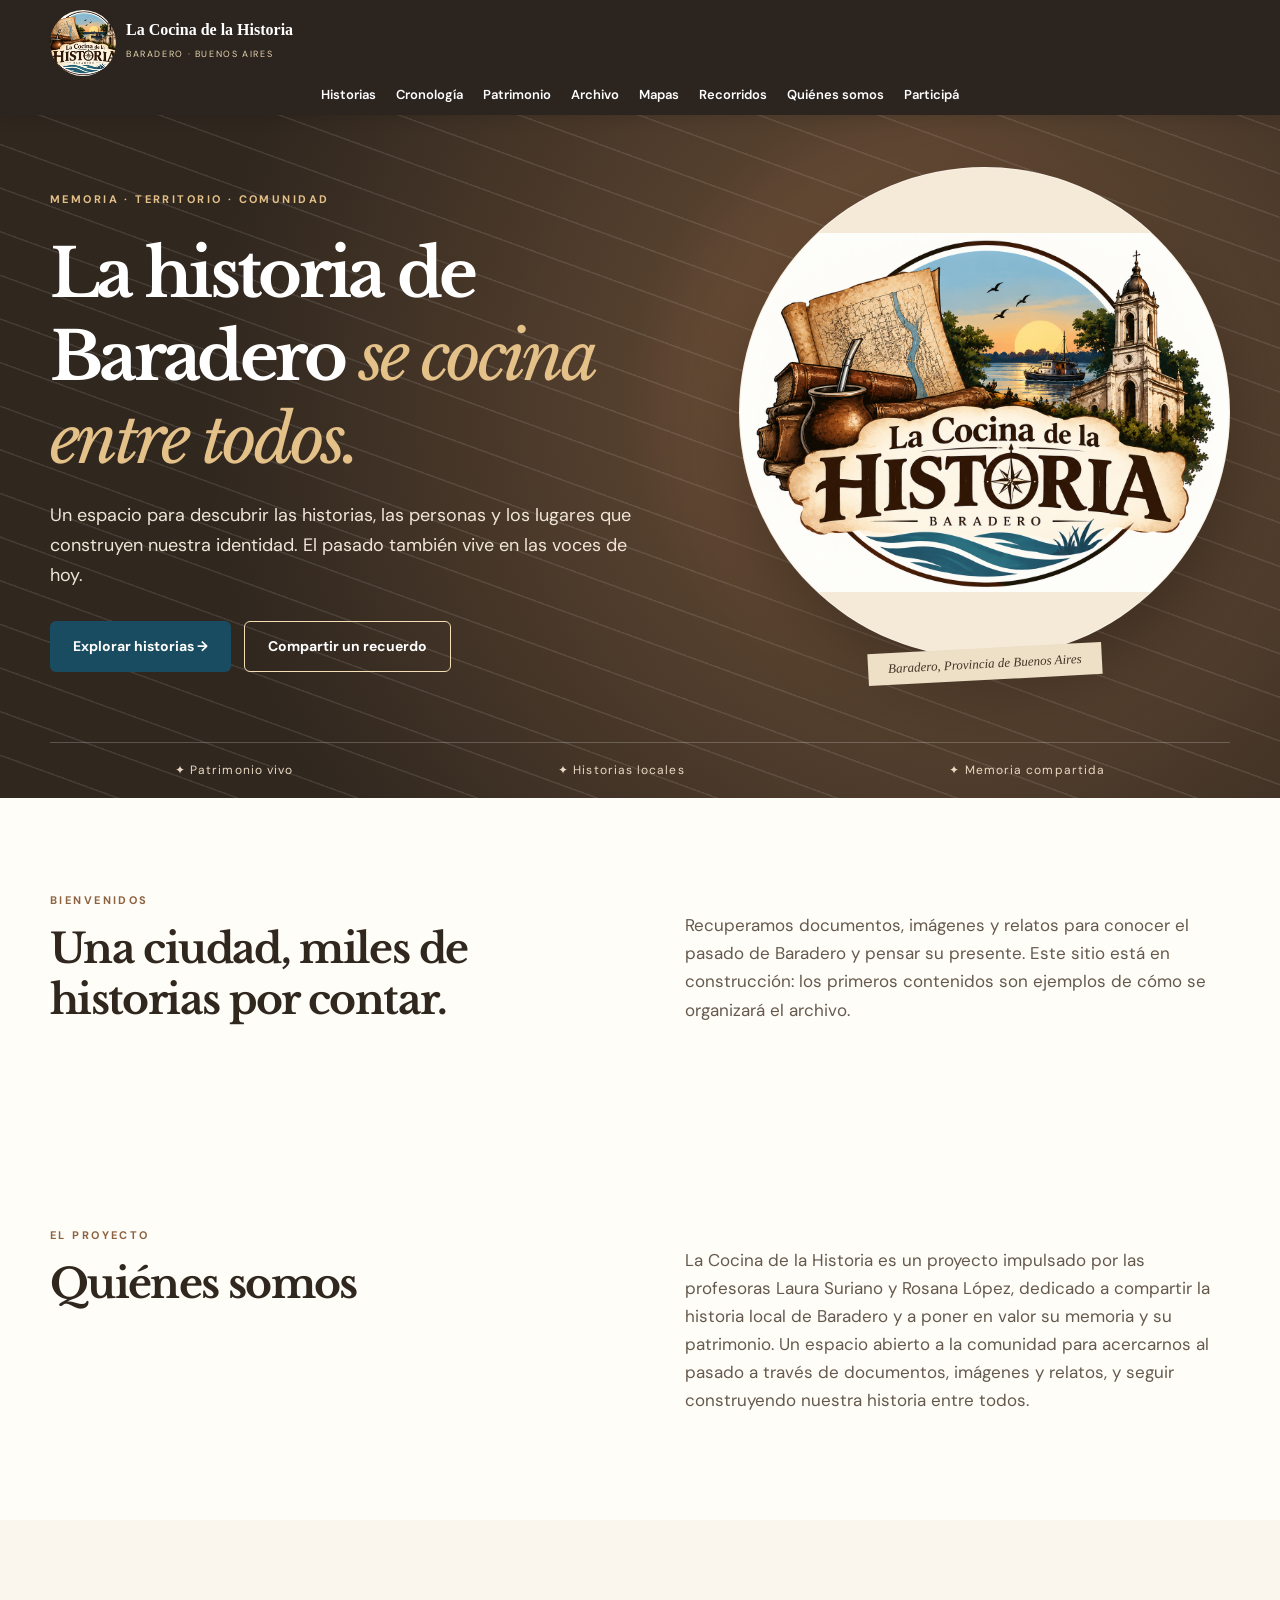
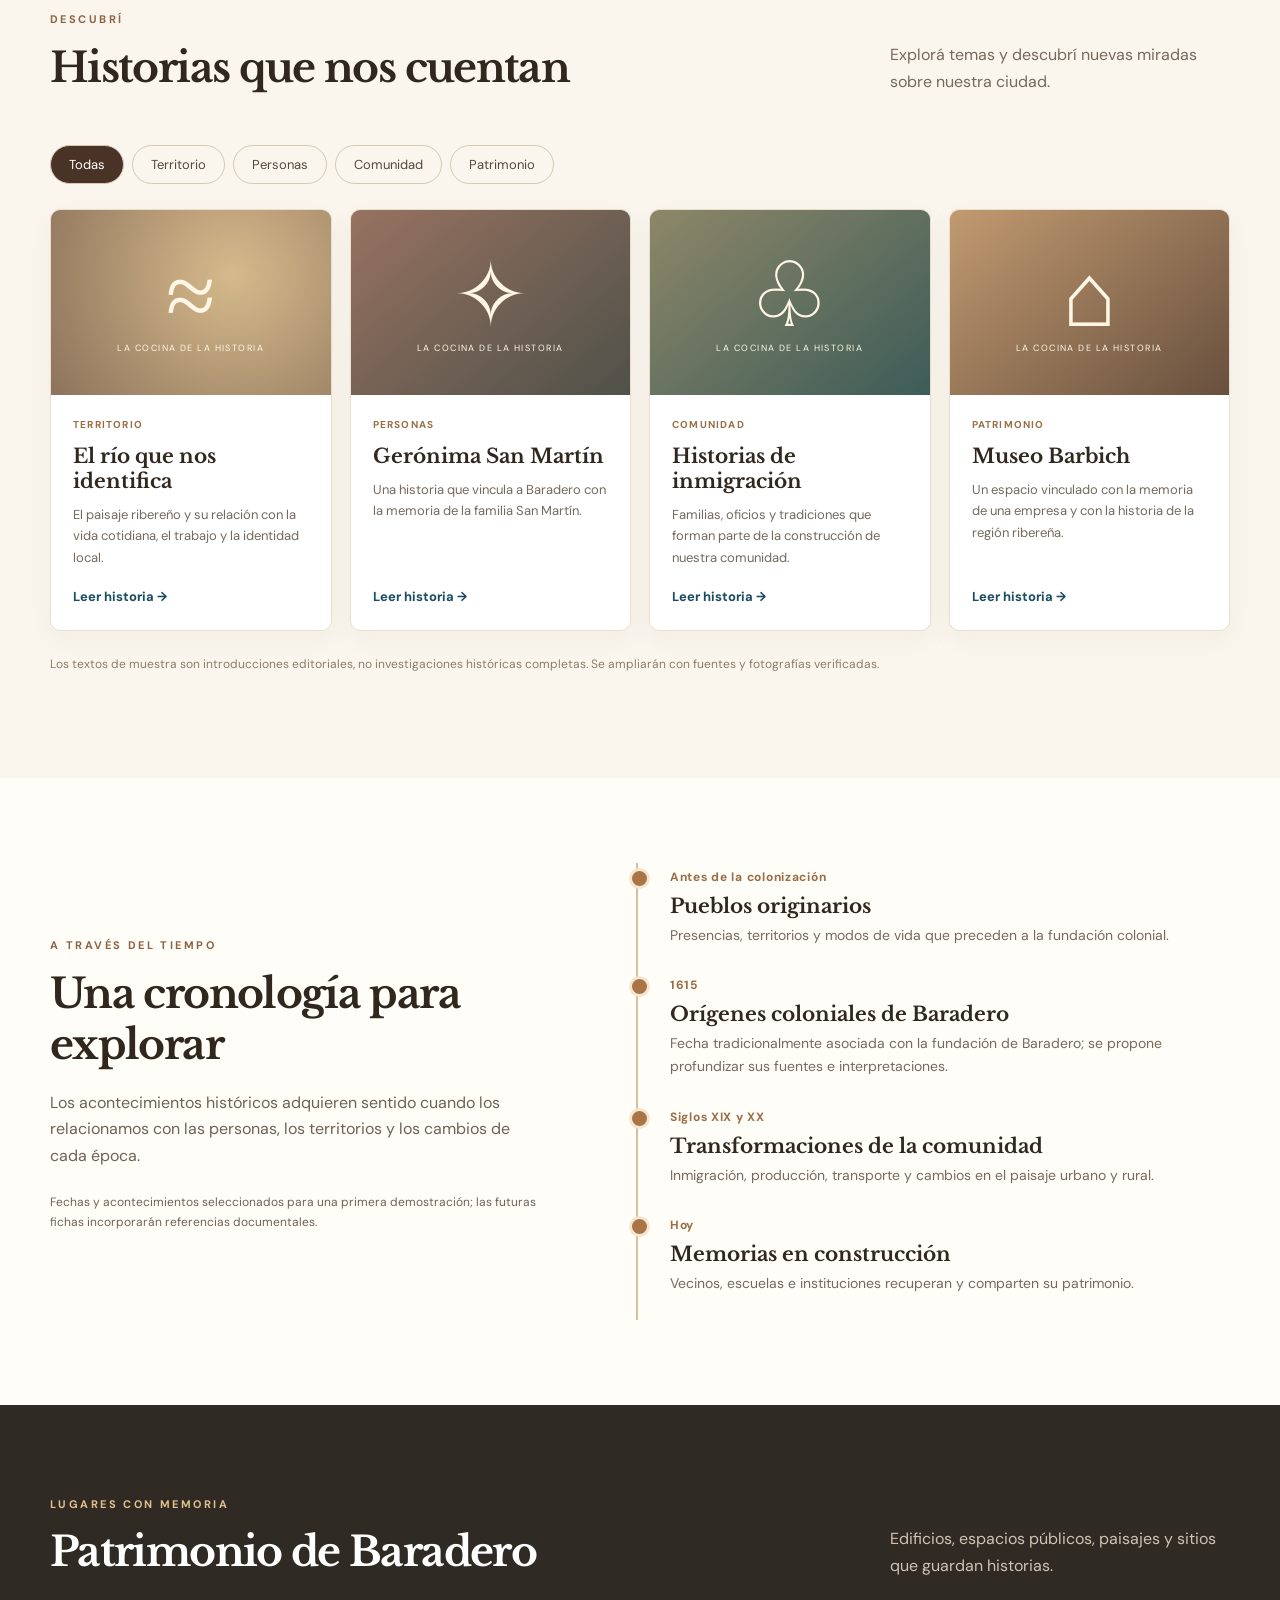
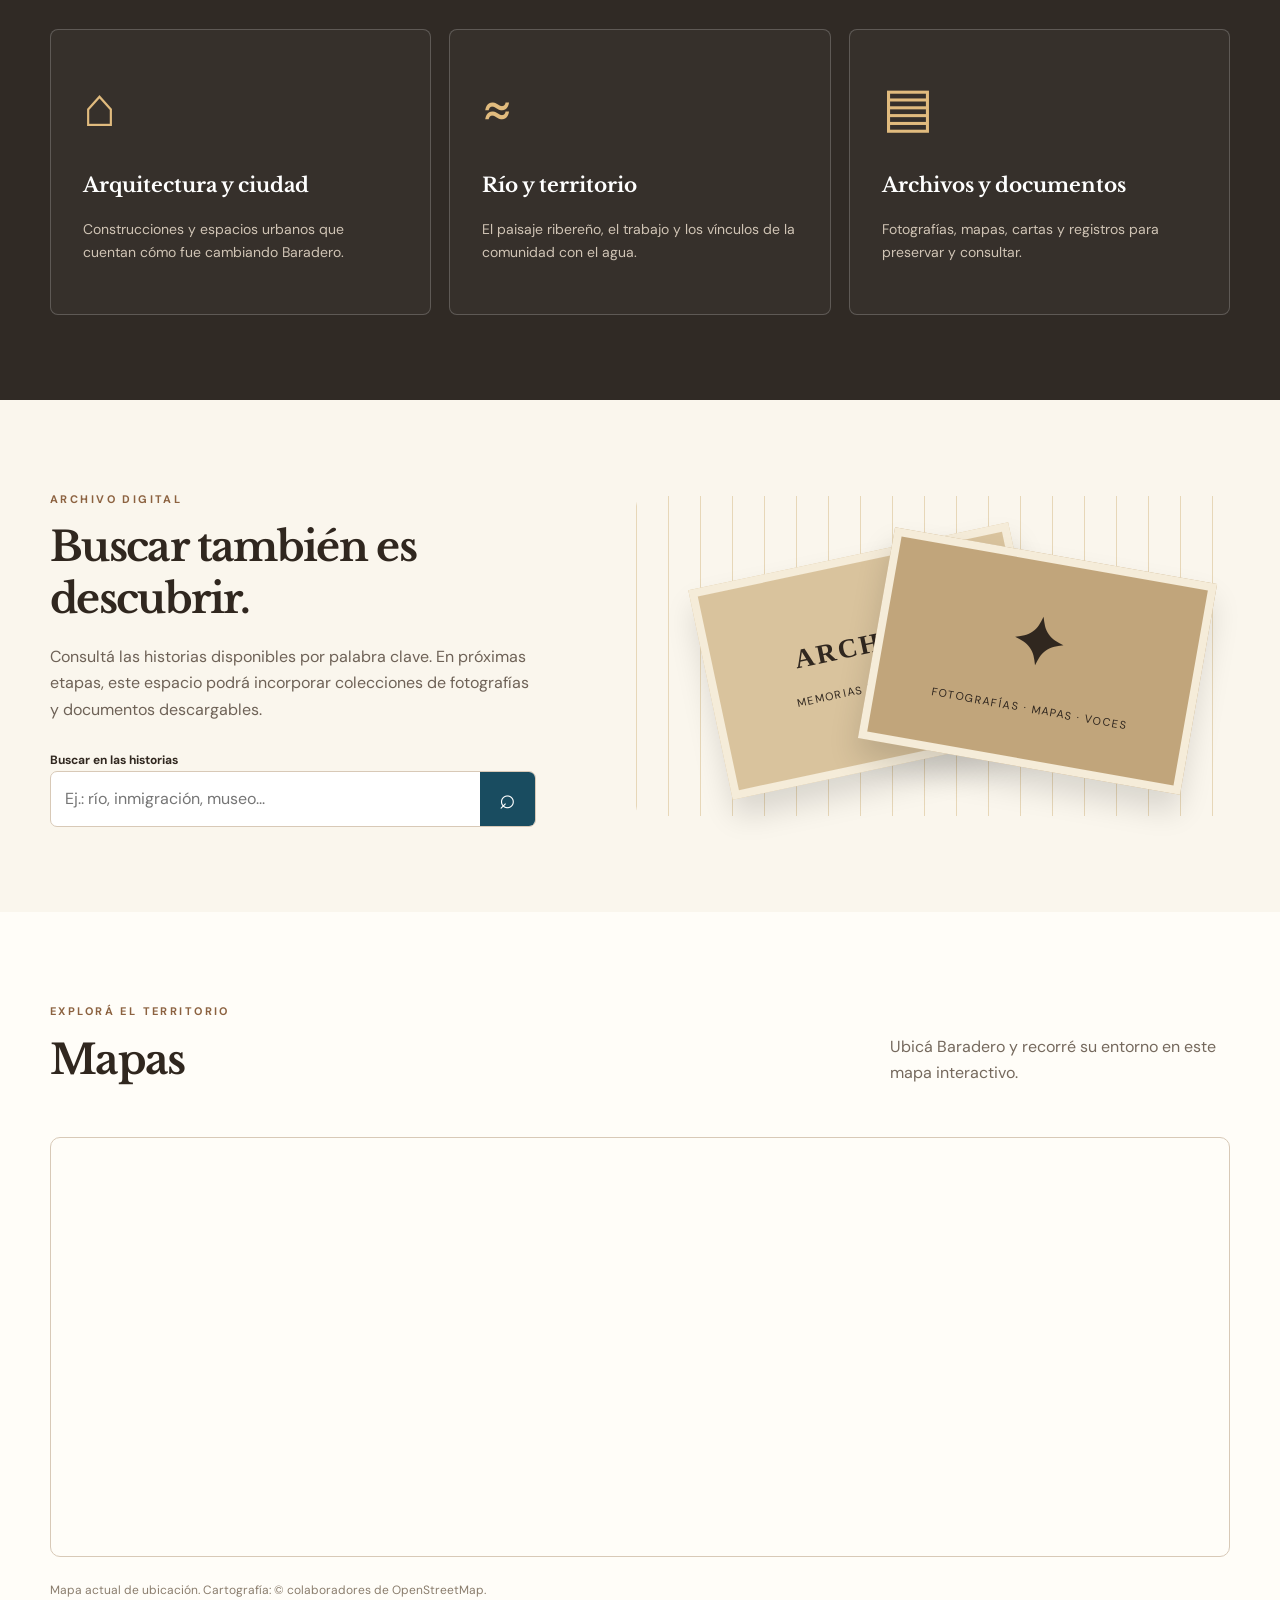
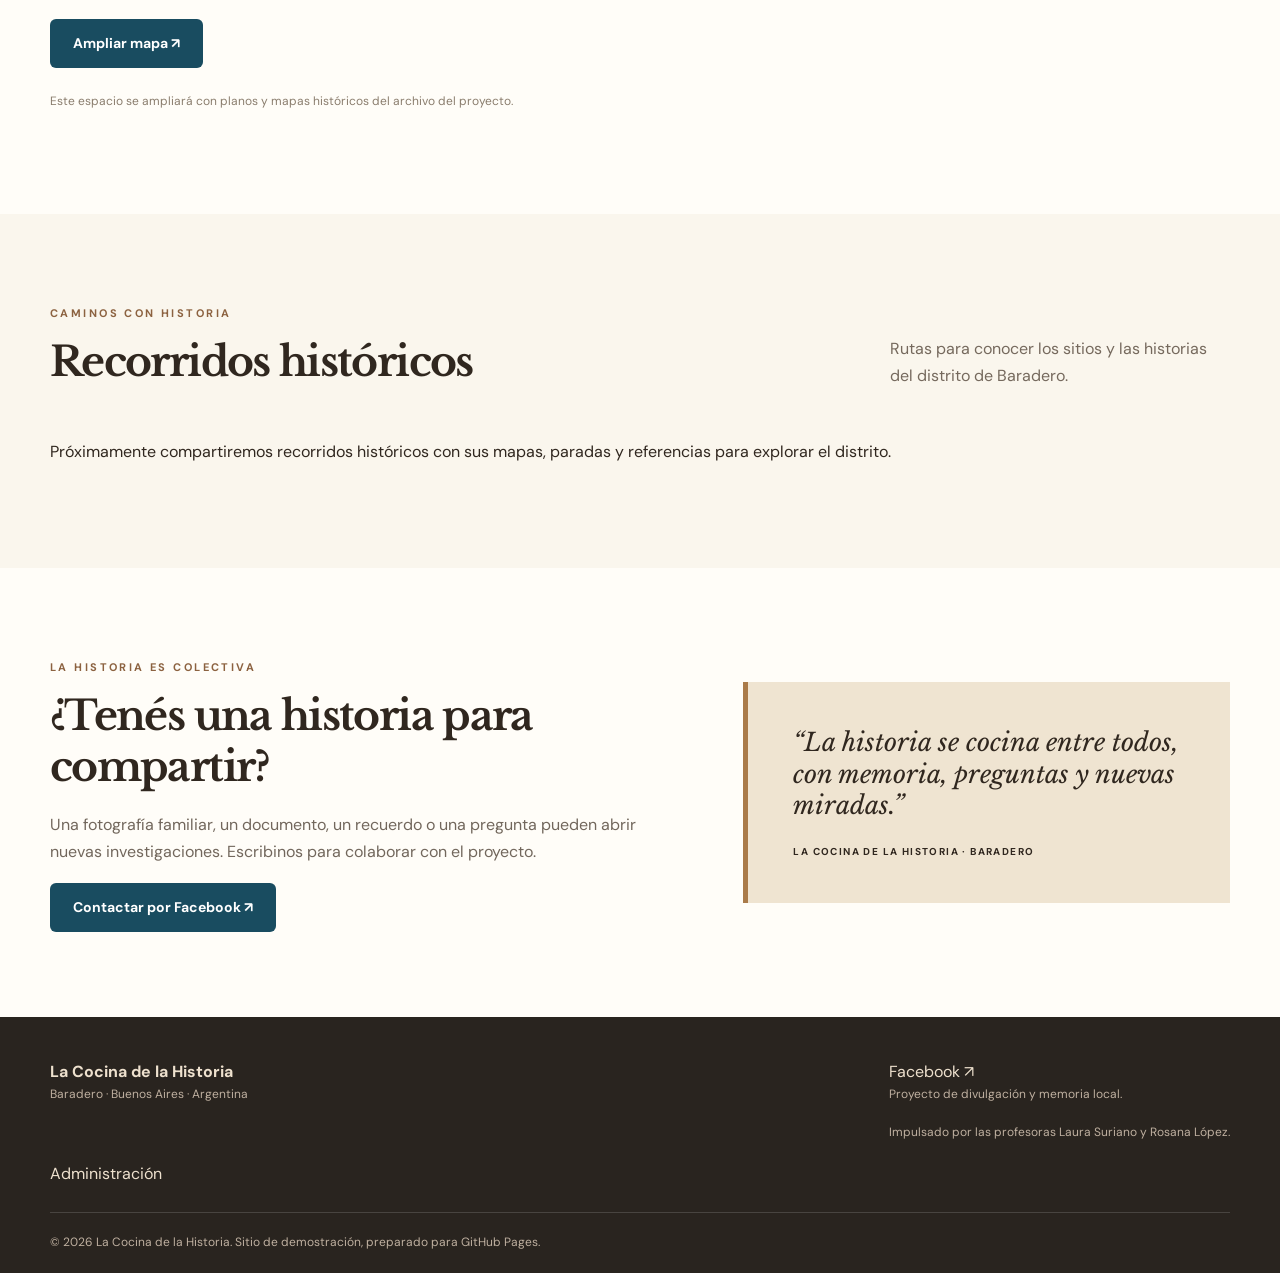
<file: index.html>
<!doctype html><html lang="es"><head><meta charset="utf-8"><meta name="viewport" content="width=device-width,initial-scale=1"><meta name="theme-color" content="#30271f"><meta name="description" content="La Cocina de la Historia: memorias, personas y patrimonio de Baradero, Buenos Aires."><title>La Cocina de la Historia | Baradero</title><link rel="icon" href="assets/img/logo.png?v=20261022-4"><link rel="stylesheet" href="assets/css/styles.css?v=20261022-8"><style>section[id]{scroll-margin-top:100px}.map-frame{display:block;width:100%;height:420px;border:1px solid #d8c9b7;border-radius:10px}@media(min-width:651px) and (max-width:1280px){.nav{flex-wrap:wrap;gap:8px;padding-top:10px;padding-bottom:10px}.nav nav{width:100%;justify-content:center;flex-wrap:wrap;gap:10px 20px}}@media(max-width:650px){.map-frame{height:320px}}</style></head><body>
<a class="skip" href="#contenido">Saltar al contenido</a><header class="top"><div class="wrap nav"><a class="brand" href="#inicio"><img src="assets/img/logo.png?v=20261022-4" alt="Emblema de La Cocina de la Historia"><span><b>La Cocina de la Historia</b><small>BARADERO · BUENOS AIRES</small></span></a><button class="menu-toggle" id="menuToggle" aria-label="Abrir menú" aria-expanded="false">☰</button><nav id="menu" aria-label="Navegación principal"><a href="#historias">Historias</a><a href="#cronologia">Cronología</a><a href="#patrimonio">Patrimonio</a><a href="#archivo">Archivo</a><a href="#mapas">Mapas</a><a href="#recorridos">Recorridos</a><a href="#quienes-somos">Quiénes somos</a><a href="#participa">Participá</a></nav></div></header>
<main id="contenido"><section class="hero" id="inicio"><div class="wrap hero-grid"><div class="hero-copy"><span class="eyebrow">MEMORIA · TERRITORIO · COMUNIDAD</span><h1 id="heroTitle">La historia de Baradero <em>se cocina entre todos.</em></h1><p id="heroText">Un espacio para descubrir las historias, las personas y los lugares que construyen nuestra identidad. El pasado también vive en las voces de hoy.</p><div class="actions"><a class="btn primary" href="#historias">Explorar historias <span aria-hidden="true">→</span></a><a class="btn ghost" href="#participa">Compartir un recuerdo</a></div></div><div class="hero-art"><div class="art-circle"><img src="assets/img/logo.png?v=20261022-4" alt="Ilustración de la identidad histórica de Baradero"></div><span class="stamp">Baradero, Provincia de Buenos Aires</span></div></div><div class="hero-foot wrap"><span>✦ Patrimonio vivo</span><span>✦ Historias locales</span><span>✦ Memoria compartida</span></div></section>
<section class="intro wrap"><div><span class="eyebrow dark">BIENVENIDOS</span><h2 id="welcomeTitle">Una ciudad, miles de historias por contar.</h2></div><p id="welcomeText">Recuperamos documentos, imágenes y relatos para conocer el pasado de Baradero y pensar su presente. Este sitio está en construcción: los primeros contenidos son ejemplos de cómo se organizará el archivo.</p></section>
<section class="intro wrap" id="quienes-somos" aria-labelledby="quienes-somos-titulo"><div><span class="eyebrow dark">EL PROYECTO</span><h2 id="quienes-somos-titulo">Quiénes somos</h2></div><div id="projectText"><p>La Cocina de la Historia es un proyecto impulsado por las profesoras <strong>Laura Suriano</strong> y <strong>Rosana López</strong>, dedicado a compartir la historia local de Baradero y a poner en valor su memoria y su patrimonio. Un espacio abierto a la comunidad para acercarnos al pasado a través de documentos, imágenes y relatos, y seguir construyendo nuestra historia entre todos.</p></div></section>
<section class="section cream" id="historias"><div class="wrap"><div class="section-head"><div><span class="eyebrow dark">DESCUBRÍ</span><h2>Historias que nos cuentan</h2></div><p>Explorá temas y descubrí nuevas miradas sobre nuestra ciudad.</p></div><div class="filters" id="filters" role="group" aria-label="Filtrar historias"></div><div class="cards" id="stories"></div><p class="note" id="storiesNote">Los textos de muestra son introducciones editoriales, no investigaciones históricas completas. Se ampliarán con fuentes y fotografías verificadas.</p></div></section>
<section class="section" id="cronologia"><div class="wrap split"><div><span class="eyebrow dark">A TRAVÉS DEL TIEMPO</span><h2>Una cronología para explorar</h2><p>Los acontecimientos históricos adquieren sentido cuando los relacionamos con las personas, los territorios y los cambios de cada época.</p><p class="note">Fechas y acontecimientos seleccionados para una primera demostración; las futuras fichas incorporarán referencias documentales.</p></div><div class="timeline" id="timeline"></div></div></section>
<section class="section dark-section" id="patrimonio"><div class="wrap"><div class="section-head"><div><span class="eyebrow">LUGARES CON MEMORIA</span><h2>Patrimonio de Baradero</h2></div><p>Edificios, espacios públicos, paisajes y sitios que guardan historias.</p></div><div class="heritage-grid" id="heritageItems"><article><span class="big-icon">⌂</span><h3>Arquitectura y ciudad</h3><p>Construcciones y espacios urbanos que cuentan cómo fue cambiando Baradero.</p></article><article><span class="big-icon">≈</span><h3>Río y territorio</h3><p>El paisaje ribereño, el trabajo y los vínculos de la comunidad con el agua.</p></article><article><span class="big-icon">▤</span><h3>Archivos y documentos</h3><p>Fotografías, mapas, cartas y registros para preservar y consultar.</p></article></div></div></section>
<section class="section cream" id="archivo"><div class="wrap split archive"><div><span class="eyebrow dark">ARCHIVO DIGITAL</span><h2>Buscar también es descubrir.</h2><p>Consultá las historias disponibles por palabra clave. En próximas etapas, este espacio podrá incorporar colecciones de fotografías y documentos descargables.</p><label class="search-label" for="search">Buscar en las historias</label><div class="search-box"><input id="search" type="search" placeholder="Ej.: río, inmigración, museo..."><button id="searchBtn" aria-label="Buscar">⌕</button></div><div id="searchResults" aria-live="polite"></div></div><div class="archive-art" aria-hidden="true"><div class="paper p1">ARCHIVO<br><span>MEMORIAS DE BARADERO</span></div><div class="paper p2">✦<br><span>FOTOGRAFÍAS · MAPAS · VOCES</span></div></div></div></section>
<section class="section" id="mapas" aria-labelledby="mapas-titulo"><div class="wrap"><div class="section-head"><div><span class="eyebrow dark">EXPLORÁ EL TERRITORIO</span><h2 id="mapas-titulo">Mapas</h2></div><p>Ubicá Baradero y recorré su entorno en este mapa interactivo.</p></div><div id="locationMap"><iframe class="map-frame" title="Mapa de Baradero, Buenos Aires" src="https://www.openstreetmap.org/export/embed.html?bbox=-59.56%2C-33.85%2C-59.45%2C-33.77&amp;layer=mapnik&amp;marker=-33.812%2C-59.505" width="1180" height="420" loading="lazy" referrerpolicy="no-referrer"></iframe><p class="note">Mapa actual de ubicación. Cartografía: © colaboradores de OpenStreetMap.</p><a class="btn primary" href="https://www.openstreetmap.org/?mlat=-33.812&amp;mlon=-59.505#map=13/-33.812/-59.505" target="_blank" rel="noopener noreferrer">Ampliar mapa ↗</a></div><div id="managedMaps"></div><p class="note" id="mapsPlaceholder">Este espacio se ampliará con planos y mapas históricos del archivo del proyecto.</p></div></section>
<section class="section cream" id="recorridos" aria-labelledby="recorridos-titulo"><div class="wrap"><div class="section-head"><div><span class="eyebrow dark">CAMINOS CON HISTORIA</span><h2 id="recorridos-titulo">Recorridos históricos</h2></div><p>Rutas para conocer los sitios y las historias del distrito de Baradero.</p></div><div id="managedRoutes"></div><p id="routesPlaceholder">Próximamente compartiremos recorridos históricos con sus mapas, paradas y referencias para explorar el distrito.</p></div></section>
<section class="section" id="participa"><div class="wrap participate"><div><span class="eyebrow dark">LA HISTORIA ES COLECTIVA</span><h2 id="participateTitle">¿Tenés una historia para compartir?</h2><p id="participateText">Una fotografía familiar, un documento, un recuerdo o una pregunta pueden abrir nuevas investigaciones. Escribinos para colaborar con el proyecto.</p><a data-facebook class="btn primary" href="https://www.facebook.com/profile.php?id=100055864893877" target="_blank" rel="noopener noreferrer">Contactar por Facebook ↗</a></div><div class="quote"><span id="participateQuote">“La historia se cocina entre todos, con memoria, preguntas y nuevas miradas.”</span><small>LA COCINA DE LA HISTORIA · BARADERO</small></div></div></section></main>
<footer><div class="wrap footer"><div><b>La Cocina de la Historia</b><p>Baradero · Buenos Aires · Argentina</p></div><div><a data-facebook href="https://www.facebook.com/profile.php?id=100055864893877" target="_blank" rel="noopener noreferrer">Facebook ↗</a><p>Proyecto de divulgación y memoria local.</p><p id="projectCredits">Impulsado por las profesoras Laura Suriano y Rosana López.</p></div></div><div class="wrap"><a href="admin/?v=20261022-7">Administración</a></div><div class="wrap copyright">© <span id="year"></span> <span id="copyrightText">La Cocina de la Historia. Sitio de demostración, preparado para GitHub Pages.</span></div></footer>
<dialog id="storyDialog"><button class="close" id="closeDialog" aria-label="Cerrar">×</button><div id="dialogContent"></div></dialog><script src="assets/js/content.js?v=20261022-4"></script><script src="assets/js/media.js?v=20261022-4"></script><script src="assets/js/text-fields.js?v=20261022-4"></script><script src="assets/js/public.js?v=20261022-4"></script></body></html>
</file>
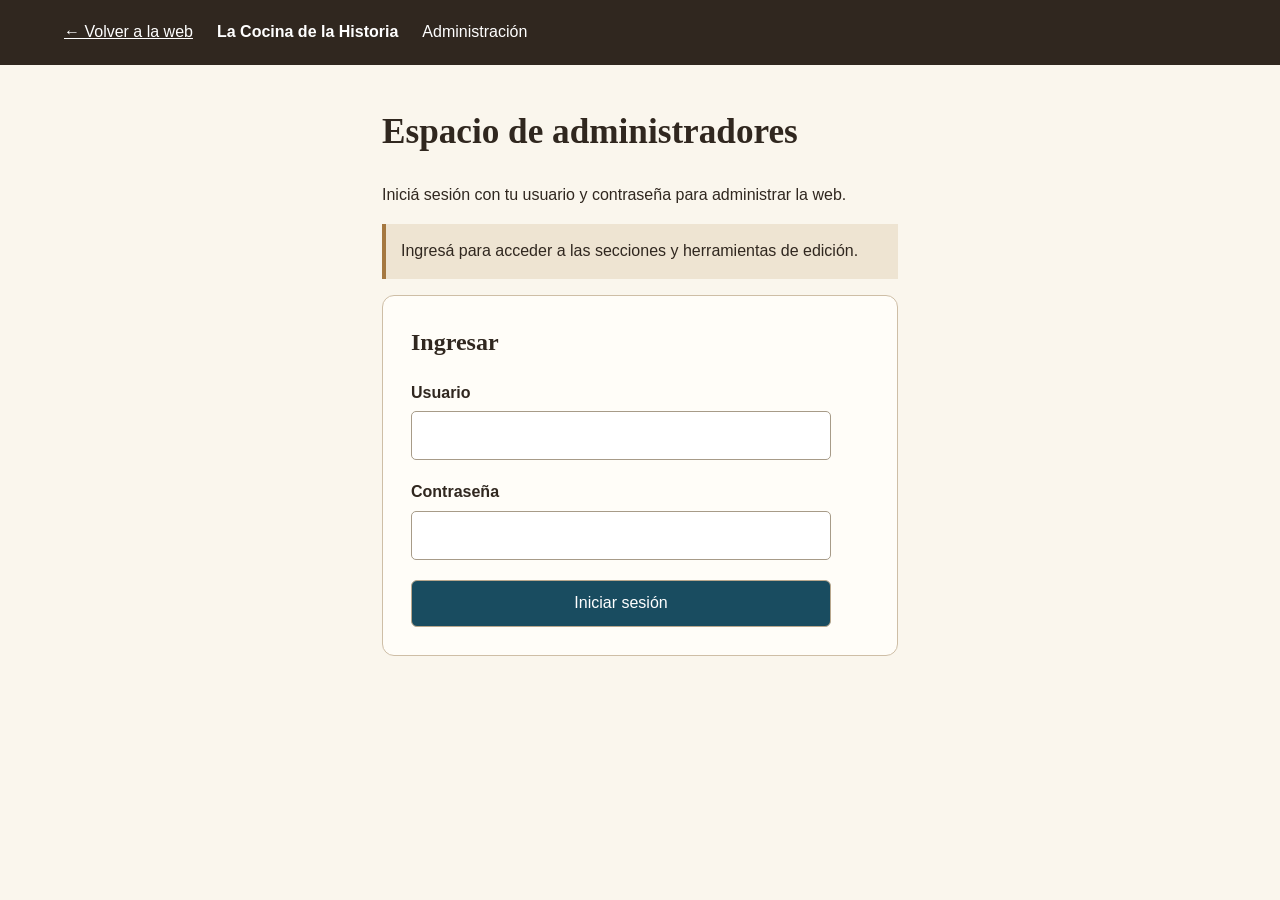
<file: admin/index.html>
<!doctype html><html lang="es"><head><meta charset="utf-8"><meta name="viewport" content="width=device-width,initial-scale=1"><meta name="robots" content="noindex,nofollow"><title>Administración | La Cocina de la Historia</title><link rel="stylesheet" href="editor.css?v=20261022-7"></head><body class="signed-out">
<header><a href="../">← Volver a la web</a><strong>La Cocina de la Historia</strong><span>Administración</span></header>
<main><h1 id="pageTitle" tabindex="-1">Espacio de administradores</h1><p id="pageIntro">Iniciá sesión con tu usuario y contraseña para administrar la web.</p>
<p id="status" role="status" aria-live="polite">Cargando el panel…</p>
<section id="loginArea" hidden><h2>Ingresar</h2><form id="loginForm"><label>Usuario<input id="username" autocomplete="username" required maxlength="60"></label><label>Contraseña<input id="password" type="password" autocomplete="current-password" required maxlength="256"></label><button id="loginButton" disabled>Iniciar sesión</button></form></section>
<div id="adminArea" hidden><div class="toolbar"><span id="session"></span><button id="logout" hidden>Cerrar sesión</button><button id="save" disabled>Guardar y publicar cambios</button></div>
<nav id="tabs" aria-label="Contenidos"><button data-tab="historias" aria-pressed="true">Publicaciones</button><button data-tab="mapas" aria-pressed="false">Mapas</button><button data-tab="recorridos" aria-pressed="false">Recorridos</button><button data-tab="cronologia" aria-pressed="false">Cronología</button><button data-tab="patrimonio" aria-pressed="false">Patrimonio</button><button data-tab="participacion" aria-pressed="false">Participación</button><button data-tab="proyecto" aria-pressed="false">Quiénes somos</button><button data-tab="portada" aria-pressed="false">Portada</button><button data-tab="textos" aria-pressed="false">Textos y menús</button></nav>
<section aria-labelledby="sectionTitle"><div class="section-title"><h2 id="sectionTitle">Publicaciones</h2><div><button id="remove" disabled>Eliminar elemento</button> <button id="add" disabled>Agregar publicación</button></div></div><p id="sectionHelp"></p><label id="textGroupLabel" hidden>Elegir textos de la sección<select id="textGroup"></select></label><div class="workspace"><aside id="items" aria-label="Elegir contenido"></aside><form id="editor"><fieldset id="fields" disabled></fieldset></form></div></section>
<details><summary>Cómo usar Drive y los mapas</summary><p>Subí las imágenes, PDF o digitalizaciones a Drive. En Compartir, elegí “Cualquier persona con el enlace” y el permiso “Lector”, si el archivo está destinado al público. Copiá el enlace del archivo y pegalo en su campo.</p><p>El texto del artículo se escribe en el panel. El enlace a un documento de Drive permite mostrar una vista del archivo; no importa automáticamente su texto. Si tu cuenta educativa no permite compartir fuera de la institución, usá una ubicación que permita el acceso público.</p><p>Para los mapas, pegá el enlace completo de Google My Maps, con su identificador <code>mid</code>. Compartí el mapa para que los visitantes puedan verlo. Las pinchetas, fotos y textos se editan en My Maps. Para los recorridos históricos, creá la ruta en My Maps y agregá su enlace en Recorridos, junto con las paradas en orden y la duración o distancia orientativa.</p><p>“Mostrar en la web” controla si el elemento aparece en las secciones públicas. Los datos guardados en este repositorio son públicos: no cargues información privada.</p><p>Antes de guardar, revisá los campos. La actualización de la web puede tardar unos minutos. Si otra persona guardó mientras editabas, el panel te avisará para evitar sobrescribir su trabajo.</p></details>
<dialog id="deleteDialog" aria-labelledby="deleteTitle"><h2 id="deleteTitle">Eliminar elemento</h2><p>Se quitará de la web cuando guardes los cambios. El archivo original de Drive o My Maps no se elimina.</p><div class="toolbar"><button id="cancelDelete" type="button">Cancelar</button><button id="confirmDelete" type="button">Eliminar</button></div></dialog></div></main><script src="../assets/js/media.js?v=20261022-7"></script><script src="../assets/js/text-fields.js?v=20261022-7"></script><script src="editor.js?v=20261022-7"></script></body></html>
</file>
<file: assets/css/styles.css>
@import url('https://fonts.googleapis.com/css2?family=DM+Sans:wght@400;500;600;700&family=Libre+Baskerville:ital,wght@0,400;0,700;1,400&display=swap');
:root{--ink:#30271f;--brown:#493327;--blue:#194c60;--paper:#faf6ed;--sand:#efe5d2;--gold:#cda76b}*{box-sizing:border-box}html{scroll-behavior:smooth}body{margin:0;background:#fffdf8;color:var(--ink);font-family:'DM Sans',Arial,sans-serif;line-height:1.65}h1,h2,h3,.quote{font-family:'Libre Baskerville',Georgia,serif;line-height:1.25}h1{font-size:clamp(2.6rem,5.2vw,5.3rem);letter-spacing:-.055em;margin:20px 0}h1 em{color:#e5c18a;font-weight:400}h2{font-size:clamp(2rem,3.2vw,3.25rem);letter-spacing:-.04em;margin:10px 0 20px}h3{font-size:1.25rem}p{margin:0 0 18px}a{color:inherit;text-decoration:none}button,input{font:inherit}button{cursor:pointer}.wrap{width:min(1180px,calc(100% - 44px));margin:auto}.skip{position:absolute;left:-9999px}.skip:focus{left:10px;top:10px;background:white;z-index:20}.top{background:#2b241f;color:white;position:sticky;top:0;z-index:10;box-shadow:0 2px 15px #0002}.nav{display:flex;align-items:center;justify-content:space-between;min-height:85px;gap:24px}.brand{display:flex;align-items:center;gap:10px}.brand img{height:66px;width:66px;object-fit:cover;border-radius:50%;flex-shrink:0}.brand b{display:block;font:700 16px Georgia,serif}.brand small{font-size:9px;letter-spacing:.18em;color:#e8d5ae}.nav nav{display:flex;gap:26px}.nav nav a{font-size:13px;font-weight:600;transition:color .2s}.nav nav a:hover{color:#e5c18a}.menu-toggle{display:none;background:none;color:white;border:0;font-size:28px}.hero{background:radial-gradient(circle at 73% 42%,#936847 0,#55402e 30%,#30271f 72%);color:white;overflow:hidden;position:relative}.hero:before{content:'';position:absolute;inset:0;opacity:.1;background:repeating-linear-gradient(20deg,transparent 0 39px,#fff 40px 41px)}.hero-grid{position:relative;display:grid;grid-template-columns:1.15fr .85fr;align-items:center;min-height:560px;gap:25px}.hero-copy{padding:70px 0}.hero-copy p{font-size:18px;max-width:610px;color:#f0e6d8}.eyebrow{font-size:11px;letter-spacing:.22em;font-weight:700;color:#e5c18a}.eyebrow.dark{color:#8c6240}.actions{display:flex;flex-wrap:wrap;gap:13px;margin-top:30px}.btn{display:inline-flex;align-items:center;gap:15px;border-radius:6px;padding:13px 23px;font-weight:700;font-size:14px}.btn.primary{background:var(--blue);color:white}.btn.primary:hover{background:#236982}.btn.ghost{border:1px solid #f5dfb6;color:white}.hero-art{text-align:center;position:relative}.art-circle{border:1px solid #ffffff55;border-radius:50%;aspect-ratio:1;background:#f5ead8;box-shadow:0 25px 70px #0005;display:grid;place-items:center;overflow:hidden}.art-circle img{width:110%;height:110%;object-fit:contain}.stamp{display:inline-block;background:#eee0c7;color:#453426;padding:8px 20px;transform:rotate(-3deg);font:italic 13px Georgia,serif;position:relative;top:-10px}.hero-foot{position:relative;display:flex;justify-content:space-around;gap:15px;border-top:1px solid #ffffff35;padding:18px 0;color:#eadac3;font-size:12px;letter-spacing:.09em}.intro{display:grid;grid-template-columns:1fr 1fr;gap:90px;padding:88px 0}.intro p{font-size:17px;color:#65594d;padding-top:25px}.section{padding:85px 0}.cream{background:var(--paper)}.section-head{display:flex;align-items:end;justify-content:space-between;gap:35px;margin-bottom:32px}.section-head p{max-width:340px;color:#75695d}.filters{display:flex;flex-wrap:wrap;gap:8px;margin-bottom:25px}.filter{border:1px solid #d6c9b5;background:transparent;border-radius:25px;padding:8px 18px;color:#56483c;font-size:13px}.filter.selected{background:var(--brown);color:white}.cards{display:grid;grid-template-columns:repeat(4,1fr);gap:18px}.story-card{background:white;border:1px solid #e9dfcf;border-radius:10px;overflow:hidden;box-shadow:0 8px 30px #392c1d0b;display:flex;flex-direction:column}.card-image{width:100%;height:185px;object-fit:cover}.illustrated{display:flex;align-items:center;justify-content:center;flex-direction:column;background:radial-gradient(circle at 65% 35%,#d6ba8c,#8d735b);color:#fff6e5;position:relative}.illustrated span{font:90px Georgia,serif;line-height:1}.illustrated small{font-size:9px;letter-spacing:.16em}.story-card:nth-child(2) .illustrated{background:linear-gradient(140deg,#977260,#4f5149)}.story-card:nth-child(3) .illustrated{background:linear-gradient(140deg,#8d8768,#3d5c58)}.story-card:nth-child(4) .illustrated{background:linear-gradient(140deg,#c19a70,#68503e)}.card-body{padding:22px;display:flex;flex-direction:column;flex:1}.tag{color:#986f44;text-transform:uppercase;letter-spacing:.12em;font-size:10px;font-weight:700}.card-body h3{margin:10px 0}.card-body p{font-size:13px;color:#75695e;flex:1}.read{border:0;background:none;text-align:left;padding:0;color:var(--blue);font-weight:700;font-size:13px}.note{font-size:12px;color:#8a7d6d;margin-top:24px}.split{display:grid;grid-template-columns:.9fr 1.1fr;gap:100px;align-items:center}.split>div>p{color:#6e6257}.timeline{border-left:2px solid #d7c19d;padding-left:32px}.time-item{position:relative;padding:0 0 24px}.time-item:before{content:'';position:absolute;left:-41px;top:5px;width:15px;height:15px;border-radius:50%;background:#aa7546;border:3px solid #f4e7d1}.time-item strong{font-size:12px;color:#996d45;letter-spacing:.06em}.time-item h3{margin:5px 0}.time-item p{font-size:14px;color:#766a60;margin:0}.dark-section{background:#302a25;color:white}.dark-section .section-head p{color:#d1c3b3}.heritage-grid{display:grid;grid-template-columns:repeat(3,1fr);gap:18px}.heritage-grid article{border:1px solid #ffffff33;padding:32px;border-radius:8px;background:#ffffff08}.heritage-grid p{color:#d0c4b5;font-size:14px}.big-icon{font-size:55px;color:#e1bb7e}.archive{min-height:340px}.search-label{display:block;font-size:12px;font-weight:700;margin-top:28px}.search-box{display:flex;background:white;border:1px solid #d8c9b7;border-radius:7px;overflow:hidden}.search-box input{flex:1;min-width:0;border:0;padding:14px;background:transparent;outline-offset:-3px}.search-box button{border:0;background:var(--blue);color:white;width:55px;font-size:28px}.result{display:block;width:100%;border:0;background:#fff;padding:12px;text-align:left;border-bottom:1px solid #e9e0d3;color:var(--blue)}.archive-art{height:320px;position:relative;background:repeating-linear-gradient(90deg,#e7d7b8 0 1px,transparent 1px 32px);border-radius:10px}.paper{position:absolute;background:#d9c39d;border:8px solid #f5ecd9;box-shadow:0 18px 30px #0002;width:55%;height:67%;top:18%;left:12%;transform:rotate(-12deg);text-align:center;display:flex;flex-direction:column;justify-content:center;font:700 27px Georgia,serif;letter-spacing:.09em}.paper span{font:11px 'DM Sans',sans-serif;letter-spacing:.14em;margin-top:20px}.p2{left:40%;transform:rotate(10deg);background:#c1a57b;font-size:65px}.participate{display:grid;grid-template-columns:1fr .8fr;gap:85px;align-items:center}.participate p{color:#72675c}.quote{padding:45px;background:#efe4d1;border-left:5px solid #aa7b49;font-style:italic;font-size:25px}.quote small{display:block;font:700 10px 'DM Sans',sans-serif;letter-spacing:.14em;margin-top:24px}footer{background:#29241f;color:#eee1ce;padding:42px 0 20px}.footer{display:flex;justify-content:space-between;gap:30px}.footer p,.copyright{font-size:12px;color:#bfb0a0}.copyright{border-top:1px solid #ffffff25;padding-top:20px;margin-top:25px}dialog{width:min(630px,calc(100% - 32px));border:0;border-radius:10px;padding:45px;box-shadow:0 30px 80px #0006;color:var(--ink)}dialog::backdrop{background:#1d1816ad}dialog .lead{font-size:18px}dialog .close{position:absolute;right:18px;top:10px;border:0;background:none;font-size:32px}
@media(max-width:900px){.cards{grid-template-columns:repeat(2,1fr)}.hero-grid{grid-template-columns:1fr 0.8fr}.split{gap:35px}.nav nav{gap:12px}.nav nav a{font-size:12px}.brand b{font-size:13px}}@media(max-width:650px){.nav{min-height:72px}.brand img{height:55px;width:55px}.menu-toggle{display:block}.nav nav{display:none;position:absolute;top:72px;left:0;right:0;background:#2b241f;padding:18px 25px;flex-direction:column}.nav nav.open{display:flex}.hero-grid,.intro,.split,.participate{grid-template-columns:1fr}.hero-grid{gap:0}.hero-copy{padding:55px 0 15px}.hero-art{max-width:300px;margin:0 auto 20px}.hero-foot{flex-wrap:wrap;font-size:10px}.intro{gap:0;padding:55px 0}.intro p{padding:0}.section{padding:60px 0}.section-head{display:block}.cards{grid-template-columns:1fr}.heritage-grid{grid-template-columns:1fr}.archive-art{display:none}.footer{flex-direction:column}.quote{padding:28px;font-size:20px}}
@media(prefers-reduced-motion:reduce){html{scroll-behavior:auto}}

.document-frame{display:block;width:100%;height:420px;border:1px solid #d8c9b7;border-radius:8px;margin:20px 0}.managed-map{margin-top:40px}.managed-map .map-frame{margin:20px 0}dialog .card-image{height:auto;max-height:350px;object-fit:contain}#projectText p{padding-top:0}#projectText{padding-top:25px}

.route-card{padding:26px;background:#fff;border:1px solid #e9dfcf;border-radius:10px}.route-card li{margin:8px 0}@media(max-width:650px){.route-card{padding:16px}}
</file>
<file: admin/editor.css>
:root{font-family:Arial,sans-serif;color:#30271f;background:#faf6ed;line-height:1.55}*{box-sizing:border-box}body{margin:0}header{background:#30271f;color:#fff;padding:20px 5%;display:flex;gap:24px;align-items:center;flex-wrap:wrap}a{color:inherit}main{max-width:1160px;margin:40px auto;padding:0 22px}h1,h2{font-family:Georgia,serif}h1{font-size:2.2rem}button{font:inherit;padding:10px 18px;border:1px solid #b8a78d;border-radius:6px;background:#fff;cursor:pointer}button:disabled{cursor:default;opacity:.55}button[aria-pressed=true],#save{background:#194c60;color:white}button:focus-visible,input:focus-visible,textarea:focus-visible,select:focus-visible{outline:3px solid #c28a36;outline-offset:3px}.toolbar,.section-title{display:flex;align-items:center;gap:14px;flex-wrap:wrap;justify-content:space-between;margin:24px 0}nav{display:flex;gap:8px;flex-wrap:wrap}#status{padding:15px;background:#eee4d2;border-left:4px solid #a57840;white-space:pre-wrap}.workspace{display:grid;grid-template-columns:240px 1fr;gap:24px}aside{display:flex;flex-direction:column;gap:8px}aside button{text-align:left}fieldset{border:0;padding:0;margin:0}label{display:block;font-weight:bold;margin:0 0 20px}input,textarea,select{display:block;width:100%;margin-top:6px;border:1px solid #a79b88;border-radius:5px;padding:11px;background:white;font:inherit;color:#30271f}textarea{min-height:140px;resize:vertical}input[type=checkbox]{width:auto;display:inline;margin-right:10px}small{display:block;font-weight:normal;color:#665b4e}details{margin-top:40px;border-top:1px solid #cebea6;padding-top:24px}summary{cursor:pointer;font-weight:bold}#loginForm{max-width:420px}.media-preview{max-width:100%;max-height:260px;display:block;margin:10px 0}.preview-link{display:inline-block;margin-bottom:20px}#editor{min-width:0}#sectionHelp{max-width:850px}.empty{padding:30px;background:#fff;border-radius:8px}[hidden]{display:none!important}@media(max-width:700px){.workspace{grid-template-columns:1fr}aside{flex-direction:row;overflow:auto;padding:3px}aside button{min-width:180px}header span{display:none}h1{font-size:1.8rem}}

dialog{width:min(520px,calc(100% - 32px));padding:28px;border:1px solid #b8a78d;border-radius:12px;color:#30271f;background:#fffdf8}dialog::backdrop{background:#20191199}#confirmDelete{background:#8a332b;color:#fff}

.signed-out main{max-width:560px}.signed-out #loginArea{padding:28px;background:#fffdf8;border:1px solid #cebea6;border-radius:12px}.signed-out #loginArea h2{margin-top:0}#loginButton{width:100%;background:#194c60;color:#fff}#pageTitle:focus{outline:none}
</file>
